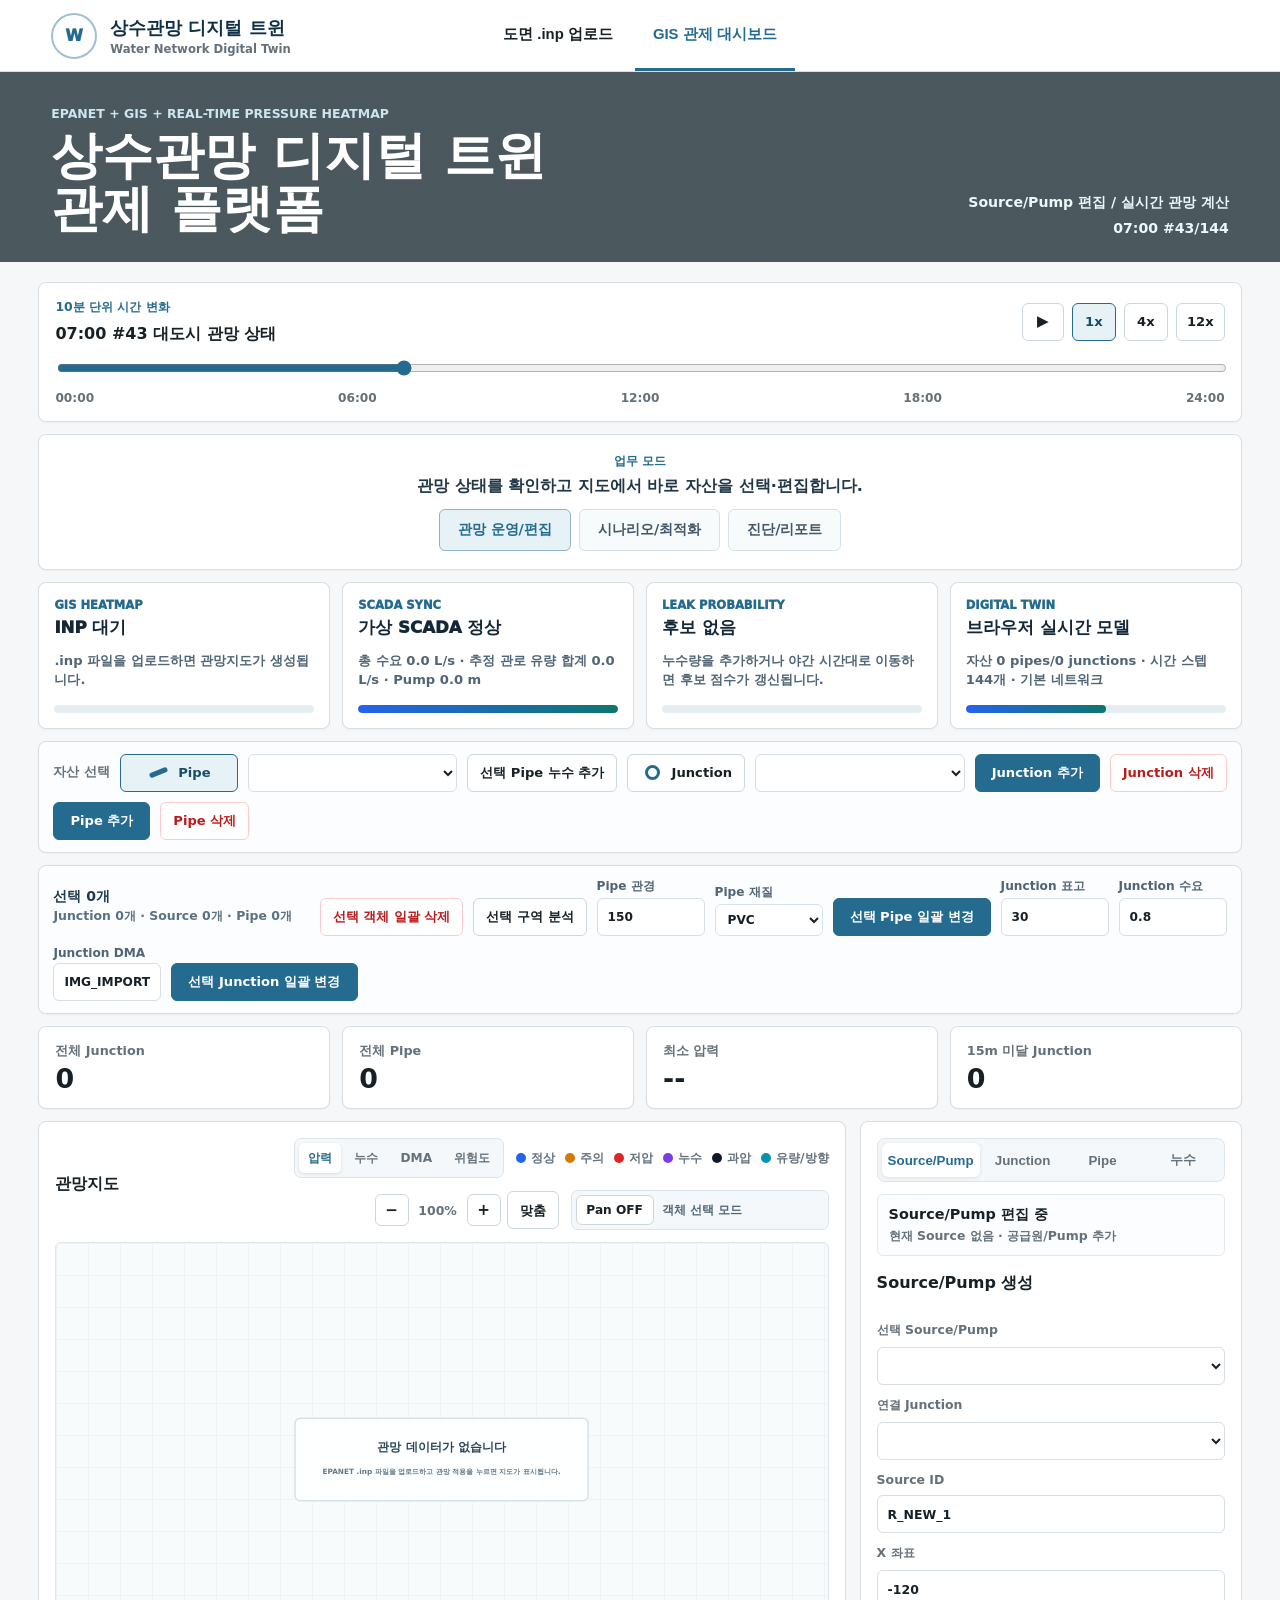
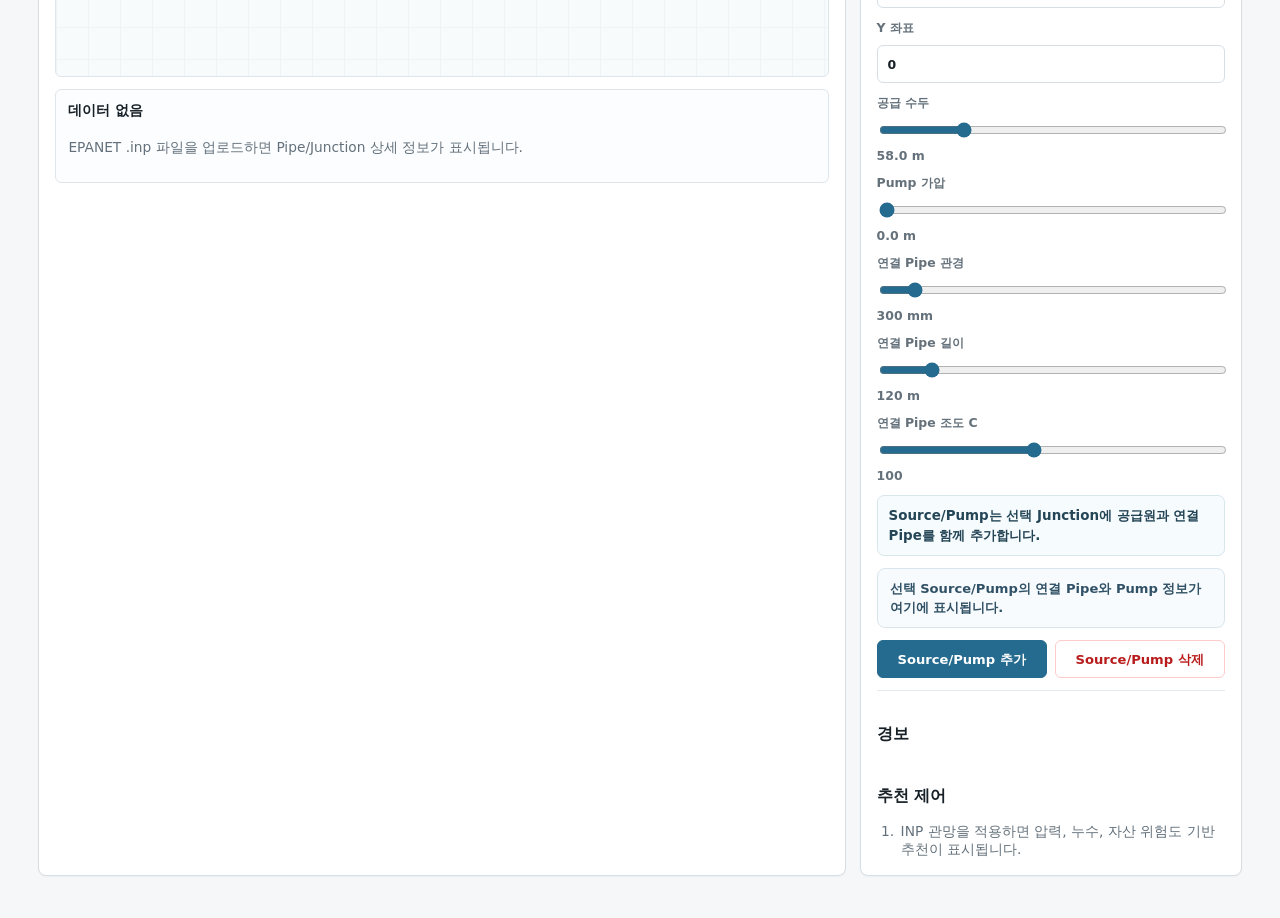
<file: frontend/index.html>
<!doctype html>
<html lang="ko">
  <head>
    <meta charset="utf-8" />
    <meta name="viewport" content="width=device-width, initial-scale=1" />
    <title>상수관망 디지털 트윈 대시보드</title>
    <link rel="stylesheet" href="./styles.css" />
  </head>
  <body>
    <header class="global-index" aria-label="main navigation">
      <div class="global-brand">
        <div class="brand-mark">W</div>
        <div>
          <strong>상수관망 디지털 트윈</strong>
          <span>Water Network Digital Twin</span>
        </div>
      </div>
      <nav class="global-nav" aria-label="workspace index">
        <button class="global-nav-link" data-view-target="recognition" type="button">도면 .inp 업로드</button>
        <button class="global-nav-link active" data-view-target="dashboard" type="button">GIS 관제 대시보드</button>
      </nav>
    </header>

    <section id="recognition-view" class="app-view" data-view="recognition" aria-label="water network inp drawing upload workspace">
      <header class="app-header recognition-header">
        <div>
          <p class="eyebrow">Water network drawing intake</p>
          <h1>상수도 관망 도면<br />.inp 파일 업로드</h1>
        </div>
        <div class="status-strip" aria-label="recognition status">
          <span id="recognition-status">inp waiting</span>
          <span id="recognition-count">0 pipes / 0 nodes</span>
        </div>
      </header>

      <main class="recognition-workspace">
        <section class="recognition-console" aria-label="epanet inp import controls">
          <div class="recognition-primary-controls">
            <label>
              EPANET INP 파일
              <input id="drawing-file" type="file" accept=".inp,application/octet-stream,text/plain" />
            </label>
            <label class="inp-hidden">
              최소 선분 길이
              <input id="drawing-min-line" type="range" min="20" max="180" step="5" value="45" />
              <span id="drawing-min-line-value">45 px</span>
            </label>
            <label class="inp-hidden">
              끝점 병합 허용치
              <input id="drawing-merge-tolerance" type="range" min="6" max="42" step="2" value="18" />
              <span id="drawing-merge-tolerance-value">18 px</span>
            </label>
            <label>
              좌표 스케일
              <input id="drawing-scale" type="number" min="0.01" max="20" step="0.05" value="1" />
            </label>
            <label>
              기본 관경 mm
              <input id="drawing-diameter" type="number" min="50" max="1200" step="10" value="150" />
            </label>
            <label>
              기본 재질
              <select id="drawing-material">
                <option value="PVC">PVC</option>
                <option value="HDPE">HDPE</option>
                <option value="ductile_iron">ductile iron</option>
                <option value="steel">steel</option>
                <option value="cast_iron">cast iron</option>
                <option value="concrete">concrete</option>
              </select>
            </label>
            <button id="analyze-drawing" class="primary-button" type="button">INP 파싱</button>
          </div>
        </section>
        <p class="recognition-format-guidance">[ EPANET .inp 파일의 JUNCTIONS / RESERVOIRS / PIPES / PUMPS / COORDINATES / VERTICES 섹션을 읽어 대시보드 자산으로 변환합니다. ]</p>

        <section class="recognition-grid">
          <article class="drawing-preview-panel">
            <div class="section-heading">
              <h2>INP 네트워크 프리뷰</h2>
              <div class="recognition-actions">
                <button id="download-assets-json" class="text-button" type="button" disabled>JSON</button>
                <button id="download-nodes-csv" class="text-button" type="button" disabled>nodes.csv</button>
                <button id="download-pipes-csv" class="text-button" type="button" disabled>pipes.csv</button>
                <button id="download-reservoirs-csv" class="text-button" type="button" disabled>reservoirs.csv</button>
                <button id="apply-recognition-assets" class="primary-button compact-action" type="button" disabled>관망 적용</button>
              </div>
            </div>
            <div class="drawing-canvas-frame">
              <canvas id="drawing-canvas" width="1120" height="620"></canvas>
              <div id="drawing-empty-state" class="drawing-format-guide">
                <strong>지원 파일 형식</strong>
                <span>.inp: EPANET 관망 모델을 직접 파싱합니다.</span>
                <span>좌표가 있으면 원래 배치를 유지하고, 없으면 topology 기반 자동 배치를 사용합니다.</span>
                <span>파싱 후 JSON/CSV로 내보내거나 GIS 관제 대시보드에 바로 적용할 수 있습니다.</span>
              </div>
            </div>
          </article>

          <aside class="recognition-side-panel">
            <div class="metric-grid recognition-metrics">
              <article>
                <span>Pipe</span>
                <strong id="recognized-pipe-count">0</strong>
              </article>
              <article>
                <span>Node</span>
                <strong id="recognized-node-count">0</strong>
              </article>
              <article>
                <span>파일</span>
                <strong id="recognized-image-size">--</strong>
              </article>
              <article>
                <span>Export 상태</span>
                <strong id="recognized-export-state">대기</strong>
              </article>
            </div>
            <div class="section-heading compact-heading">
              <h2>nodes.csv 변환 결과</h2>
            </div>
            <div id="recognized-nodes-table" class="recognition-table"></div>
            <div class="section-heading compact-heading">
              <h2>pipes.csv 변환 결과</h2>
              <div class="candidate-filter inp-hidden" aria-label="pipe candidate filter">
                <button class="text-button active" data-recognition-filter="all" type="button">전체</button>
                <button class="text-button" data-recognition-filter="low" type="button">낮은 신뢰도</button>
                <button class="text-button" data-recognition-filter="confirmed" type="button">확정</button>
              </div>
            </div>
            <p id="recognition-review-summary" class="review-summary">INP 파싱 후 변환된 Pipe/Junction을 확인하고 관망에 적용하세요.</p>
            <div id="recognized-pipes-table" class="recognition-table"></div>
          </aside>
        </section>
      </main>
    </section>

    <section id="dashboard-view" class="app-view active" data-view="dashboard" aria-label="network control dashboard">
      <header class="app-header">
        <div>
          <p class="eyebrow">EPANET + GIS + real-time pressure heatmap</p>
          <h1>상수관망 디지털 트윈<br />관제 플랫폼</h1>
        </div>
        <div class="status-strip" aria-label="simulation status">
          <span id="scenario-label">데이터 없음 / 도면 .inp 업로드 대기</span>
          <span id="time-label">ready</span>
        </div>
      </header>

      <main>
      <section class="timeline-console" aria-label="time playback controls">
        <div class="timeline-head">
          <div>
            <p class="panel-kicker">10분 단위 시간 변화</p>
            <h2 id="timeline-title">00:00 관망 상태</h2>
          </div>
          <div class="playback-buttons" aria-label="playback speed">
            <button id="play-toggle" class="icon-button" type="button" title="재생/정지">▶</button>
            <button class="speed-button active" data-speed="1" type="button">1x</button>
            <button class="speed-button" data-speed="4" type="button">4x</button>
            <button class="speed-button" data-speed="12" type="button">12x</button>
          </div>
        </div>
        <input id="time-slider" type="range" min="0" max="0" step="1" value="0" />
        <div class="timeline-scale" id="timeline-scale"></div>
      </section>

      <section class="dashboard-mode-tabs" aria-label="dashboard work modes">
        <div class="dashboard-mode-copy">
          <span>업무 모드</span>
          <strong id="dashboard-mode-summary">관망 상태를 확인하고 지도에서 바로 자산을 선택·편집합니다.</strong>
        </div>
        <div class="dashboard-mode-buttons" role="tablist" aria-label="dashboard mode tabs">
          <button class="dashboard-mode-tab active" data-dashboard-mode-target="ops" type="button" role="tab" aria-selected="true">관망 운영/편집</button>
          <button class="dashboard-mode-tab" data-dashboard-mode-target="scenario" type="button" role="tab" aria-selected="false">시나리오/최적화</button>
          <button class="dashboard-mode-tab" data-dashboard-mode-target="diagnostics" type="button" role="tab" aria-selected="false">진단/리포트</button>
        </div>
      </section>

      <section class="control-band" aria-label="hydraulic scenario controls" data-dashboard-mode="scenario">
        <label>
          시간대별 수요
          <select id="demand-profile">
            <option value="metro">대도시</option>
            <option value="midsize">중소도시</option>
            <option value="rural">농촌</option>
          </select>
        </label>
        <label>
          수요 배율
          <input id="demand-scale" type="range" min="0.1" max="5" step="0.05" value="1" />
          <span id="demand-scale-value">1.00x</span>
        </label>
        <label>
          공급 수두
          <input id="source-head" type="range" min="0" max="250" step="0.5" value="58" />
          <span id="source-head-value">58.0 m</span>
        </label>
        <label>
          Pump 가압
          <input id="pump-head" type="range" min="0" max="150" step="0.5" value="3" />
          <span id="pump-head-value">3.0 m</span>
        </label>
        <label>
          누수 추가 Pipe
          <select id="leak-pipe"></select>
        </label>
        <label>
          추가 누수량
          <input id="leak-demand" type="range" min="0" max="100" step="0.5" value="2" />
          <span id="leak-demand-value">2.00 L/s</span>
        </label>
        <button id="add-leak-pipe" class="primary-button" type="button">누수 추가</button>
        <button id="reset-scenario" class="primary-button" type="button">기본값</button>
        <button id="run-backend-simulation" class="text-button" type="button">현재 조건 정밀 계산</button>
        <button id="optimize-source-pump" class="primary-button optimize-button" type="button">Source/Pump 최적화</button>
        <div id="backend-simulation-status" class="simulation-status">실시간 관망 계산값</div>
        <div id="source-pump-prediction" class="source-pump-prediction">
          Source/Pump 최적화를 실행하면 저압 해소를 위한 권장 가압, 공급 유량, 펌프 유량이 표시됩니다.
        </div>
      </section>

      <section class="operations-console" aria-label="digital twin operating console" data-dashboard-mode="ops">
        <article class="operations-card">
          <div>
            <span class="ops-label">GIS Heatmap</span>
            <strong id="ops-gis-status">압력 지도 준비</strong>
          </div>
          <p id="ops-gis-detail">시간 슬라이더와 수요 배율에 따라 압력 컬러맵을 갱신합니다.</p>
          <div class="ops-meter"><span id="ops-gis-meter"></span></div>
        </article>
        <article class="operations-card">
          <div>
            <span class="ops-label">SCADA Sync</span>
            <strong id="ops-scada-status">가상 센서 대기</strong>
          </div>
          <p id="ops-scada-detail">유량, 압력, 펌프 상태를 운영 지표로 요약합니다.</p>
          <div class="ops-meter"><span id="ops-scada-meter"></span></div>
        </article>
        <article class="operations-card">
          <div>
            <span class="ops-label">Leak Probability</span>
            <strong id="ops-leak-status">누수 확률 산정</strong>
          </div>
          <p id="ops-leak-detail">야간 최소유량, 압력 잔차, 노후도를 누수 후보 점수로 결합합니다.</p>
          <div class="ops-meter"><span id="ops-leak-meter"></span></div>
        </article>
        <article class="operations-card">
          <div>
            <span class="ops-label">Digital Twin</span>
            <strong id="ops-twin-status">MVP 동기화</strong>
          </div>
          <p id="ops-twin-detail">도면/INP 변환, 시나리오, 경보, 추천 제어의 연결 상태를 표시합니다.</p>
          <div class="ops-meter"><span id="ops-twin-meter"></span></div>
        </article>
      </section>

      <section class="mvp-roadmap" aria-label="product roadmap" data-dashboard-mode="diagnostics">
        <article class="roadmap-step active">
          <span>1단계 MVP</span>
          <strong>INP/도면 업로드 · GIS 시각화 · 압력/유량 컬러맵 · 시간 슬라이더</strong>
        </article>
        <article class="roadmap-step">
          <span>2단계 운영</span>
          <strong>SCADA 연동 · 누수 탐지 · 실시간 경보</strong>
        </article>
        <article class="roadmap-step">
          <span>3단계 고도화</span>
          <strong>Digital Twin · AI 관 파손 예측 · 운영 최적화</strong>
        </article>
      </section>

      <section class="expert-diagnostics" aria-label="hydraulic expert diagnostics" data-dashboard-mode="diagnostics">
        <div class="section-heading compact-heading">
          <h2>진단/리포트</h2>
          <button id="download-professional-report" class="text-button" type="button">진단 리포트 JSON</button>
        </div>
        <div id="expert-diagnostics-grid" class="expert-diagnostics-grid"></div>
      </section>

      <section class="asset-toolbar" aria-label="network editing tools" data-dashboard-mode="ops">
        <div class="tool-title">자산 선택</div>
        <button id="pipe-tool" class="asset-button active" type="button" aria-label="Pipe 선택">
          <span class="tool-icon pipe-mark"></span>
          Pipe
        </button>
        <select id="selected-pipe" aria-label="선택 Pipe"></select>
        <button id="set-leak-pipe" class="text-button" type="button">선택 Pipe 누수 추가</button>
        <button id="junction-tool" class="asset-button" type="button" aria-label="Junction 선택">
          <span class="tool-icon junction-mark"></span>
          Junction
        </button>
        <select id="selected-junction" aria-label="선택 Junction"></select>
        <button id="add-junction-mode" class="primary-button" type="button">Junction 추가</button>
        <button id="delete-junction" class="text-button danger-button" type="button">Junction 삭제</button>
        <button id="draw-pipe-mode" class="primary-button" type="button">Pipe 추가</button>
        <button id="delete-pipe" class="text-button danger-button" type="button">Pipe 삭제</button>
      </section>

      <section class="batch-toolbar" aria-label="cad style multi selection tools" data-dashboard-mode="ops">
        <div>
          <strong id="bulk-selection-count">선택 0개</strong>
          <span id="bulk-selection-mode">왼쪽→오른쪽: 포함 선택 · 오른쪽→왼쪽: 교차 선택</span>
        </div>
        <button id="bulk-delete" class="text-button danger-button" type="button">선택 객체 일괄 삭제</button>
        <button id="bulk-analyze" class="text-button" type="button">선택 구역 분석</button>
        <label>
          Pipe 관경
          <input id="bulk-pipe-diameter" type="number" min="50" max="3000" step="10" value="150" />
        </label>
        <label>
          Pipe 재질
          <select id="bulk-pipe-material">
            <option value="PVC">PVC</option>
            <option value="HDPE">HDPE</option>
            <option value="ductile_iron">ductile iron</option>
            <option value="steel">steel</option>
            <option value="cast_iron">cast iron</option>
            <option value="concrete">concrete</option>
          </select>
        </label>
        <button id="bulk-apply-pipes" class="primary-button" type="button">선택 Pipe 일괄 변경</button>
        <label>
          Junction 표고
          <input id="bulk-junction-elevation" type="number" min="0" max="120" step="0.5" value="30" />
        </label>
        <label>
          Junction 수요
          <input id="bulk-junction-demand" type="number" min="0" max="100" step="0.05" value="0.8" />
        </label>
        <label>
          Junction DMA
          <input id="bulk-junction-dma" type="text" value="IMG_IMPORT" />
        </label>
        <button id="bulk-apply-junctions" class="primary-button" type="button">선택 Junction 일괄 변경</button>
      </section>

      <section class="metric-grid" aria-label="overview metrics">
        <article>
          <span>전체 Junction</span>
          <strong id="node-count">--</strong>
        </article>
        <article>
          <span>전체 Pipe</span>
          <strong id="pipe-count">--</strong>
        </article>
        <article>
          <span>최소 압력</span>
          <strong id="min-pressure">--</strong>
        </article>
        <article>
          <span>15m 미달 Junction</span>
          <strong id="low-node-count">--</strong>
        </article>
      </section>

      <section class="workspace">
        <div class="map-panel">
          <div class="section-heading">
            <h2 class="map-title">관망지도</h2>
            <div class="map-heading-tools">
              <div class="layer-tabs" aria-label="map layer controls">
                <button class="layer-tab active" data-map-layer="pressure" type="button">압력</button>
                <button class="layer-tab" data-map-layer="leak" type="button">누수</button>
                <button class="layer-tab" data-map-layer="dma" type="button">DMA</button>
                <button class="layer-tab" data-map-layer="risk" type="button">위험도</button>
              </div>
              <div class="legend">
                <span><i class="normal"></i>정상</span>
                <span><i class="warn"></i>주의</span>
                <span><i class="bad"></i>저압</span>
                <span><i class="leak"></i>누수</span>
                <span><i class="overpressure"></i>과압</span>
                <span><i class="flow"></i>유량/방향</span>
              </div>
              <div class="map-zoom-controls" aria-label="map zoom controls">
                <button id="map-zoom-out" class="icon-button" type="button" title="축소">−</button>
                <span id="map-zoom-label">100%</span>
                <button id="map-zoom-in" class="icon-button" type="button" title="확대">+</button>
                <button id="map-zoom-reset" class="text-button" type="button">맞춤</button>
              </div>
              <div class="map-interaction-controls" aria-label="map interaction controls">
                <button id="map-pan-toggle" class="text-button map-pan-toggle" type="button" aria-pressed="false">Pan OFF</button>
                <span id="map-interaction-status">객체 선택 모드</span>
              </div>
            </div>
          </div>
          <svg id="network-map" role="img" aria-label="water network map"></svg>
          <div id="selection-detail" class="detail-panel"></div>
        </div>

        <aside class="side-panel">
            <div class="editor-shell">
              <div class="editor-tabs" aria-label="asset editor tabs">
              <button class="editor-tab active" data-editor-tab="source" type="button">Source/Pump</button>
              <button class="editor-tab" data-editor-tab="junction" type="button">Junction</button>
              <button class="editor-tab" data-editor-tab="pipe" type="button">Pipe</button>
              <button class="editor-tab" data-editor-tab="leak" type="button">누수</button>
            </div>

            <div class="editor-context">
              <strong id="editor-context-title">편집 콘솔</strong>
              <span id="editor-context-subtitle">지도에서 자산을 선택하거나 작업 모드를 실행하세요.</span>
            </div>

            <section class="editor-panel active" data-editor-panel="source" aria-label="source and pump editor">
              <div class="section-heading">
                <h2>Source/Pump 생성</h2>
              </div>
              <div class="source-editor">
                <label>
                  선택 Source/Pump
                  <select id="selected-source"></select>
                </label>
                <label>
                  연결 Junction
                  <select id="source-connect-junction"></select>
                </label>
                <label>
                  Source ID
                  <input id="new-source-id" type="text" value="R_NEW_1" />
                </label>
                <label>
                  X 좌표
                  <input id="source-x" type="number" step="5" value="-120" />
                </label>
                <label>
                  Y 좌표
                  <input id="source-y" type="number" step="5" value="0" />
                </label>
                <label>
                  공급 수두
                  <input id="source-design-head" type="range" min="0" max="250" step="0.5" value="58" />
                  <span id="source-design-head-value">58.0 m</span>
                </label>
                <label>
                  Pump 가압
                  <input id="source-pump-gain" type="range" min="0" max="150" step="0.5" value="3" />
                  <span id="source-pump-gain-value">3.0 m</span>
                </label>
                <label>
                  연결 Pipe 관경
                  <input id="source-pipe-diameter" type="range" min="50" max="3000" step="10" value="300" />
                  <span id="source-pipe-diameter-value">300 mm</span>
                </label>
                <label>
                  연결 Pipe 길이
                  <input id="source-pipe-length" type="range" min="40" max="620" step="5" value="120" />
                  <span id="source-pipe-length-value">120 m</span>
                </label>
                <label>
                  연결 Pipe 조도 C
                  <input id="source-pipe-roughness" type="range" min="60" max="150" step="1" value="100" />
                  <span id="source-pipe-roughness-value">100</span>
                </label>
                <div class="draw-readout" id="source-readout">Source/Pump는 선택 Junction에 공급원과 연결 Pipe를 함께 추가합니다.</div>
                <div class="source-link-summary" id="source-link-summary">선택 Source/Pump의 연결 Pipe와 Pump 정보가 여기에 표시됩니다.</div>
                <div class="source-actions">
                  <button id="add-source-pump" class="primary-button" type="button">Source/Pump 추가</button>
                  <button id="delete-source-pump" class="text-button danger-button" type="button">Source/Pump 삭제</button>
                </div>
              </div>
            </section>

            <section class="editor-panel" data-editor-panel="junction" aria-label="junction editor">
              <div class="section-heading">
                <h2>Junction 생성</h2>
              </div>
              <div class="junction-workflow">
                <label>
                  연결 시작 Junction
                  <select id="source-junction"></select>
                </label>
                <label>
                  새 Junction ID
                  <input id="new-junction-id" type="text" value="J_NEW_1" />
                </label>
                <div id="draw-readout" class="draw-readout">Junction 추가 또는 Pipe 그리기를 누른 뒤 지도 위에서 작업하세요.</div>
                <div class="draw-actions">
                  <button id="confirm-junction" class="primary-button" type="button" disabled>Pipe와 함께 추가</button>
                  <button id="confirm-pipe" class="primary-button" type="button" disabled>Pipe 추가</button>
                  <button id="cancel-junction" class="text-button" type="button">취소</button>
                </div>
              </div>

              <div class="section-heading">
                <h2>Junction 편집</h2>
              </div>
              <div class="junction-editor">
                <label>
                  X 좌표
                  <input id="junction-x" type="range" min="-200" max="900" step="5" value="0" />
                  <span id="junction-x-value">0</span>
                </label>
                <label>
                  Y 좌표
                  <input id="junction-y" type="range" min="-200" max="700" step="5" value="0" />
                  <span id="junction-y-value">0</span>
                </label>
                <label>
                  표고
                  <input id="junction-elevation" type="range" min="0" max="90" step="0.5" value="30" />
                  <span id="junction-elevation-value">30.0 m</span>
                </label>
                <label>
                  기본 수요
                  <input id="junction-demand" type="range" min="0" max="100" step="0.05" value="1" />
                  <span id="junction-demand-value">1.00 L/s</span>
                </label>
                <label>
                  DMA
                  <input id="junction-dma" type="text" value="DMA_A" />
                </label>
                <div class="draw-actions single-action">
                  <button id="reset-junction-edit" class="text-button" type="button">Junction 복원</button>
                </div>
              </div>
            </section>

            <section class="editor-panel" data-editor-panel="pipe" aria-label="epanet pipe editor">
              <div class="section-heading">
                <h2>EPANET Pipe 설계</h2>
              </div>
              <div class="epanet-editor">
                <label>
                  구현 각도
                  <input id="pipe-angle" type="range" min="0" max="355" step="5" value="0" />
                  <span id="pipe-angle-value">0°</span>
                </label>
                <label>
                  길이
                  <input id="pipe-length" type="range" min="40" max="620" step="5" value="100" />
                  <span id="pipe-length-value">100 m</span>
                </label>
                <label>
                  관경
                  <input id="pipe-diameter" type="range" min="50" max="3000" step="10" value="150" />
                  <span id="pipe-diameter-value">150 mm</span>
                </label>
                <label>
                  조도 계수 C
                  <input id="pipe-roughness" type="range" min="60" max="150" step="1" value="100" />
                  <span id="pipe-roughness-value">100</span>
                </label>
                <label>
                  국부 손실 K
                  <input id="pipe-minor-loss" type="range" min="0" max="5" step="0.1" value="0" />
                  <span id="pipe-minor-loss-value">0.0</span>
                </label>
                <label>
                  Bend/Elbow 각도
                  <input id="pipe-bend-angle" type="range" min="0" max="180" step="5" value="0" />
                  <span id="pipe-bend-angle-value">0°</span>
                </label>
                <label>
                  Bend/Elbow 개수
                  <input id="pipe-bend-count" type="range" min="0" max="8" step="1" value="0" />
                  <span id="pipe-bend-count-value">0</span>
                </label>
                <label>
                  밸브 개수
                  <input id="pipe-valve-count" type="range" min="0" max="6" step="1" value="0" />
                  <span id="pipe-valve-count-value">0</span>
                </label>
                <label>
                  Pipe 재질
                  <select id="pipe-material">
                    <option value="PVC">PVC</option>
                    <option value="HDPE">HDPE</option>
                    <option value="ductile_iron">ductile iron</option>
                    <option value="steel">steel</option>
                    <option value="cast_iron">cast iron</option>
                    <option value="concrete">concrete</option>
                  </select>
                </label>
                <label>
                  설비 종류
                  <select id="pipe-service-type">
                    <option value="distribution">배수관</option>
                    <option value="transmission">송수관</option>
                    <option value="service">급수관</option>
                    <option value="bypass">우회관</option>
                  </select>
                </label>
                <div class="snap-row">
                  <button class="text-button" data-angle="0" type="button">0°</button>
                  <button class="text-button" data-angle="45" type="button">45°</button>
                  <button class="text-button" data-angle="90" type="button">90°</button>
                  <button class="text-button" data-angle="135" type="button">135°</button>
                  <button id="reset-pipe-edit" class="text-button" type="button">Pipe 복원</button>
                </div>
              </div>
            </section>

            <section class="editor-panel" data-editor-panel="leak" aria-label="multi leak scenario">
              <div class="section-heading">
                <h2>다중 누수 시나리오</h2>
              </div>
              <div id="leak-list" class="leak-list"></div>
            </section>
          </div>

          <div class="section-heading compact-heading">
            <h2>경보</h2>
          </div>
          <div id="alerts" class="alert-stack"></div>

          <div class="section-heading compact-heading">
            <h2>추천 제어</h2>
          </div>
          <ol id="recommendations" class="recommendations"></ol>
        </aside>
      </section>

      <section class="analysis-grid" data-dashboard-mode="diagnostics">
        <article>
          <div class="section-heading">
            <h2>교체·점검 우선 Pipe</h2>
          </div>
          <div id="replacement-ranking" class="ranking-table"></div>
        </article>
        <article>
          <div class="section-heading">
            <h2>Junction 압력 상태</h2>
          </div>
          <div id="pressure-bars" class="bar-stack"></div>
        </article>
        <article>
          <div class="section-heading">
            <h2>시간대별 수요</h2>
          </div>
          <svg id="demand-chart" role="img" aria-label="demand chart"></svg>
        </article>
      </section>
      </main>
    </section>

    <script src="./app.js"></script>
  </body>
</html>
</file>
<file: frontend/styles.css>
:root {
  color-scheme: light;
  --ink: #172026;
  --muted: #64717b;
  --line: #d7dee4;
  --surface: #ffffff;
  --page: #f5f7f8;
  --soft-surface: #fbfdff;
  --ok: #247a5a;
  --warn: #d97706;
  --bad: #dc2626;
  --leak: #7c3aed;
  --overpressure: #111827;
  --accent: #246b8f;
  --accent-soft: #e7f2f6;
  --radius: 8px;
  --control-height: 38px;
  --panel-shadow: 0 1px 2px rgba(21, 38, 50, 0.04);
}

* {
  box-sizing: border-box;
}

body {
  margin: 0;
  min-width: 320px;
  background: var(--page);
  color: var(--ink);
  font-family:
    Inter, ui-sans-serif, system-ui, -apple-system, BlinkMacSystemFont, "Segoe UI",
    sans-serif;
  font-size: 14px;
}

.global-index {
  position: sticky;
  top: 0;
  z-index: 20;
  display: grid;
  grid-template-columns: minmax(250px, 1fr) auto minmax(250px, 1fr);
  min-height: 72px;
  align-items: center;
  gap: 28px;
  border-bottom: 1px solid var(--line);
  background: rgba(255, 255, 255, 0.96);
  padding: 0 clamp(18px, 4vw, 56px);
  backdrop-filter: blur(10px);
}

.global-index::after {
  content: "";
}

.global-brand {
  display: flex;
  align-items: center;
  gap: 13px;
  min-width: 250px;
}

.brand-mark {
  display: grid;
  width: 46px;
  height: 46px;
  place-items: center;
  border: 2px solid #9fc0d2;
  border-radius: 50%;
  color: var(--accent);
  font-size: 1rem;
  font-weight: 950;
}

.global-brand strong,
.global-brand span {
  display: block;
}

.global-brand strong {
  color: #0f2f46;
  font-size: 1.12rem;
  font-weight: 950;
}

.global-brand span {
  margin-top: 2px;
  color: var(--muted);
  font-size: 0.73rem;
  font-weight: 800;
}

.global-nav {
  display: flex;
  align-items: stretch;
  justify-content: center;
  gap: 4px;
  align-self: stretch;
}

.global-nav-link {
  border: 0;
  border-bottom: 3px solid transparent;
  background: transparent;
  color: var(--ink);
  padding: 0 18px;
  font-size: 0.93rem;
  font-weight: 850;
  cursor: pointer;
}

.global-nav-link.active,
.global-nav-link:hover {
  border-bottom-color: var(--accent);
  color: var(--accent);
}

.app-view {
  display: none;
}

.app-view.active {
  display: block;
}

.app-header {
  display: flex;
  min-height: 170px;
  align-items: flex-end;
  justify-content: space-between;
  gap: 24px;
  padding: 34px clamp(18px, 4vw, 56px) 26px;
  background:
    linear-gradient(rgba(15, 32, 40, 0.74), rgba(15, 32, 40, 0.74)),
    url("https://images.unsplash.com/photo-1581092160607-ee22621dd758?auto=format&fit=crop&w=1800&q=80")
      center / cover;
  color: white;
}

.recognition-header {
  background:
    linear-gradient(rgba(15, 32, 40, 0.72), rgba(15, 32, 40, 0.72)),
    url("https://images.unsplash.com/photo-1497366754035-f200968a6e72?auto=format&fit=crop&w=1800&q=80")
      center / cover;
}

.eyebrow,
.panel-kicker {
  margin: 0 0 8px;
  color: #cce6ee;
  font-size: 0.78rem;
  font-weight: 800;
  letter-spacing: 0;
  text-transform: uppercase;
}

.panel-kicker {
  color: var(--accent);
}

h1,
h2 {
  margin: 0;
  letter-spacing: 0;
}

h1 {
  max-width: 860px;
  font-size: clamp(2rem, 4vw, 4.1rem);
  line-height: 1.04;
}

h2 {
  font-size: 1rem;
}

.status-strip {
  display: grid;
  gap: 8px;
  min-width: 210px;
  color: #edf8fb;
  font-size: 0.88rem;
  font-weight: 800;
  text-align: right;
}

main {
  padding: 20px clamp(14px, 3vw, 44px) 42px;
}

.timeline-console,
.dashboard-mode-tabs,
.control-band,
.operations-console,
.mvp-roadmap,
.expert-diagnostics,
.asset-toolbar,
.batch-toolbar,
.metric-grid,
.workspace,
.analysis-grid,
.recognition-console,
.recognition-grid {
  width: min(1480px, 100%);
  margin-inline: auto;
}

.timeline-console,
.dashboard-mode-tabs,
.control-band,
.asset-toolbar,
.batch-toolbar,
.expert-diagnostics,
.metric-grid article,
.analysis-grid article,
.side-panel,
.map-panel,
.recognition-console,
.drawing-preview-panel,
.recognition-side-panel {
  border: 1px solid var(--line);
  border-radius: var(--radius);
  background: var(--surface);
  box-shadow: var(--panel-shadow);
}

.timeline-console {
  display: grid;
  gap: 13px;
  padding: 16px;
}

.dashboard-mode-tabs {
  display: grid;
  grid-template-columns: 1fr;
  align-items: center;
  justify-items: center;
  gap: 12px;
  min-height: 96px;
  margin-top: 12px;
  padding: 18px 20px;
  text-align: center;
}

.dashboard-mode-copy {
  display: grid;
  gap: 6px;
  min-width: 0;
  padding-inline: 4px;
}

.dashboard-mode-copy span {
  color: var(--accent);
  font-size: 0.78rem;
  font-weight: 950;
  text-transform: uppercase;
}

.dashboard-mode-copy strong {
  overflow: hidden;
  color: #213746;
  font-size: 1rem;
  font-weight: 900;
  text-overflow: ellipsis;
  white-space: nowrap;
}

.dashboard-mode-buttons {
  display: flex;
  flex-wrap: wrap;
  justify-content: center;
  gap: 8px;
}

.dashboard-mode-tab {
  min-height: 42px;
  border: 1px solid #d6e0e7;
  border-radius: 6px;
  background: #f8fbfc;
  color: #425767;
  padding: 0 18px;
  font: inherit;
  font-size: 0.9rem;
  font-weight: 900;
  cursor: pointer;
}

.dashboard-mode-tab.active,
.dashboard-mode-tab:hover {
  border-color: #8fb2c5;
  background: var(--accent-soft);
  color: var(--accent);
}

.recognition-workspace {
  padding-top: 18px;
}

.recognition-console {
  display: flex;
  flex-direction: column;
  align-items: center;
  gap: 12px;
  padding: 14px 16px 12px;
}

.recognition-primary-controls {
  display: grid;
  width: 100%;
  grid-template-columns: minmax(200px, 1.2fr) repeat(2, minmax(170px, 1fr)) repeat(3, minmax(150px, 0.9fr)) minmax(82px, max-content);
  align-items: end;
  gap: 12px;
}

.recognition-candidate-actions {
  display: flex;
  width: min(980px, 100%);
  align-items: center;
  justify-content: center;
  flex-wrap: wrap;
  gap: 10px;
  padding-top: 2px;
}

.recognition-candidate-actions .text-button {
  min-width: 150px;
}

.recognition-grid {
  display: grid;
  grid-template-columns: minmax(620px, 1fr) 430px;
  gap: 14px;
  margin-top: 14px;
  align-items: start;
}

.drawing-preview-panel,
.recognition-side-panel {
  padding: 16px;
}

.recognition-actions {
  display: flex;
  flex-wrap: wrap;
  justify-content: flex-end;
  gap: 8px;
}

.compact-action {
  min-height: 36px;
  padding: 0 14px;
}

.drawing-canvas-frame {
  position: relative;
  margin-top: 16px;
  min-height: 560px;
  overflow: hidden;
  border: 1px solid #e1e8ee;
  background:
    linear-gradient(#eef4f8 1px, transparent 1px),
    linear-gradient(90deg, #eef4f8 1px, transparent 1px),
    #fbfdff;
  background-size: 32px 32px;
}

#drawing-canvas {
  display: block;
  width: 100%;
  min-height: 560px;
}

#drawing-empty-state {
  position: absolute;
  inset: 0;
  display: grid;
  place-items: center;
  color: var(--muted);
  font-weight: 850;
}

.drawing-format-guide {
  align-content: center;
  gap: 10px;
  padding: 28px;
  text-align: center;
  line-height: 1.45;
}

.drawing-format-guide strong {
  color: var(--ink);
  font-size: 1.05rem;
}

.drawing-format-guide span {
  display: block;
  max-width: 760px;
}

.recognition-metrics {
  width: 100%;
  grid-template-columns: 1fr 1fr;
  margin: 0;
}

.recognition-table {
  max-height: 270px;
  overflow: auto;
  border: 1px solid #e1e8ee;
  border-radius: 8px;
  background: #fbfdff;
}

.recognition-table table {
  width: 100%;
  border-collapse: collapse;
  font-size: 0.78rem;
}

.recognition-table th,
.recognition-table td {
  border-bottom: 1px solid #e5edf2;
  padding: 8px 9px;
  text-align: left;
  white-space: nowrap;
}

.recognition-table th {
  position: sticky;
  top: 0;
  background: #eff5f8;
  color: #385263;
  font-weight: 900;
}

.recognition-table tr[data-recognition-candidate] {
  cursor: pointer;
}

.recognition-table tr[data-recognition-candidate]:hover {
  background: #fff7ed;
}

.candidate-filter {
  display: flex;
  flex-wrap: wrap;
  gap: 6px;
  justify-content: flex-end;
}

.candidate-filter .text-button,
.candidate-state-button {
  min-height: 30px;
  padding: 0 9px;
  font-size: 0.74rem;
}

.candidate-filter .text-button.active,
.candidate-state-button.active {
  border-color: var(--accent);
  background: var(--accent-soft);
  color: #174d67;
}

.candidate-state {
  display: inline-flex;
  min-width: 44px;
  justify-content: center;
  border-radius: 999px;
  padding: 4px 8px;
  background: #edf2f6;
  color: #425564;
  font-weight: 900;
}

.candidate-state.confirmed {
  background: #dcfce7;
  color: #166534;
}

.candidate-state.hold {
  background: #fef3c7;
  color: #92400e;
}

.candidate-state.deleted {
  background: #fee2e2;
  color: #991b1b;
}

.review-summary {
  margin: 8px 0 10px;
  color: #3e5666;
  font-size: 0.82rem;
  font-weight: 750;
  line-height: 1.45;
}

.sample-count {
  display: inline-flex;
  min-width: 58px;
  align-items: center;
  justify-content: flex-start;
  color: #516475;
  font-size: 0.82rem;
  font-weight: 700;
}

.recognition-format-guidance {
  width: min(1480px, 100%);
  margin: 8px auto 0;
  color: #315166;
  font-size: 0.88rem;
  font-weight: 800;
  text-align: center;
}

.inp-hidden {
  display: none !important;
}

#pipe-sample-mode.active {
  border-color: #f59e0b;
  color: #92400e;
  background: #fff7ed;
}

#junction-sample-mode.active {
  border-color: #0f766e;
  color: #0f766e;
  background: #ecfdf5;
}

#source-sample-mode.active {
  border-color: #7c3aed;
  color: #6d28d9;
  background: #ede9fe;
}

.timeline-head {
  display: flex;
  align-items: center;
  justify-content: space-between;
  gap: 18px;
}

.playback-buttons {
  display: flex;
  align-items: center;
  gap: 8px;
}

.icon-button,
.speed-button,
.asset-button,
.text-button,
.primary-button {
  display: inline-flex;
  min-height: var(--control-height);
  align-items: center;
  justify-content: center;
  border: 1px solid #cbd6dd;
  border-radius: 6px;
  background: white;
  color: var(--ink);
  font: inherit;
  font-size: 0.82rem;
  font-weight: 850;
  line-height: 1;
  cursor: pointer;
}

.icon-button {
  width: 42px;
  font-size: 0.95rem;
}

.speed-button {
  min-width: 44px;
  padding: 0 10px;
}

.speed-button.active,
.asset-button.active,
.primary-button.active {
  border-color: var(--accent);
  background: var(--accent-soft);
  color: #174d67;
}

.icon-button:hover,
.speed-button:hover,
.asset-button:hover,
.text-button:hover {
  border-color: #9fb8c7;
  background: #f4f8fa;
}

.timeline-scale {
  display: flex;
  justify-content: space-between;
  color: var(--muted);
  font-size: 0.76rem;
  font-weight: 800;
}

.control-band {
  position: relative;
  display: grid;
  grid-template-columns: repeat(auto-fit, minmax(122px, 1fr));
  gap: 12px;
  margin-top: 12px;
  padding: 14px;
}

.control-band.is-hydraulic-busy {
  overflow: hidden;
  pointer-events: none;
}

.control-band.is-hydraulic-busy > * {
  opacity: 0.36;
  filter: grayscale(0.25) saturate(0.65);
}

.control-band.is-hydraulic-busy::after {
  content: attr(data-busy-label);
  position: absolute;
  inset: 10px;
  z-index: 5;
  display: grid;
  place-items: center;
  border: 1px solid #b9d4df;
  border-radius: var(--radius);
  background: rgba(248, 252, 254, 0.88);
  color: #174d67;
  font-size: 0.95rem;
  font-weight: 950;
  text-align: center;
  backdrop-filter: blur(2px);
}

.operations-console {
  display: grid;
  grid-template-columns: repeat(4, minmax(0, 1fr));
  gap: 12px;
  margin-top: 12px;
}

.operations-card {
  display: grid;
  gap: 12px;
  min-width: 0;
  border: 1px solid var(--line);
  border-radius: var(--radius);
  background: var(--surface);
  padding: 15px;
  box-shadow: var(--panel-shadow);
}

.operations-card > div:first-child {
  display: grid;
  gap: 5px;
}

.ops-label {
  color: var(--accent);
  font-size: 0.72rem;
  font-weight: 950;
  letter-spacing: 0;
  text-transform: uppercase;
}

.operations-card strong {
  overflow: hidden;
  color: #142736;
  font-size: 1.04rem;
  font-weight: 950;
  text-overflow: ellipsis;
  white-space: nowrap;
}

.operations-card p {
  min-height: 42px;
  margin: 0;
  color: #506676;
  font-size: 0.82rem;
  font-weight: 750;
  line-height: 1.45;
}

.ops-meter {
  height: 8px;
  overflow: hidden;
  border-radius: 99px;
  background: #e5edf2;
}

.ops-meter span {
  display: block;
  width: 0;
  height: 100%;
  border-radius: inherit;
  background: linear-gradient(90deg, #2563eb, #0f766e);
  transition: width 180ms ease;
}

.mvp-roadmap {
  display: grid;
  grid-template-columns: repeat(3, minmax(0, 1fr));
  gap: 12px;
  margin-top: 12px;
}

.expert-diagnostics {
  display: grid;
  gap: 10px;
  margin-top: 12px;
  padding: 14px;
  background: var(--soft-surface);
}

.expert-diagnostics .section-heading {
  margin-bottom: 0;
}

.expert-diagnostics-grid {
  display: grid;
  grid-template-columns: repeat(auto-fit, minmax(210px, 1fr));
  gap: 8px;
}

.expert-card {
  display: grid;
  gap: 7px;
  min-width: 0;
  border: 1px solid #dce5eb;
  border-top: 3px solid #64748b;
  border-radius: 6px;
  background: var(--surface);
  padding: 10px 11px;
  box-shadow: none;
}

.expert-card.ok {
  border-left-color: #15803d;
}

.expert-card.info {
  border-left-color: #2563eb;
}

.expert-card.warning {
  border-left-color: #d97706;
}

.expert-card.risk {
  border-left-color: #dc2626;
}

.expert-card div {
  display: grid;
  gap: 4px;
}

.expert-card span {
  color: var(--muted);
  font-size: 0.68rem;
  font-weight: 950;
  text-transform: uppercase;
}

.expert-card strong {
  color: #1f3545;
  font-size: 0.84rem;
  line-height: 1.3;
}

.expert-card p {
  margin: 0;
  color: #526978;
  font-size: 0.76rem;
  font-weight: 740;
  line-height: 1.45;
}

.expert-card small {
  color: #273f50;
  font-size: 0.71rem;
  font-weight: 900;
  line-height: 1.35;
}

[data-dashboard-mode] {
  display: none !important;
}

[data-dashboard-mode].active {
  display: grid !important;
}

.asset-toolbar[data-dashboard-mode].active,
.batch-toolbar[data-dashboard-mode].active {
  display: flex !important;
}

.roadmap-step {
  display: grid;
  gap: 6px;
  min-width: 0;
  border: 1px solid #dce5eb;
  border-radius: var(--radius);
  background: #fbfdff;
  padding: 13px 14px;
}

.roadmap-step.active {
  border-color: #9fc0d2;
  background: #eef7fa;
}

.roadmap-step span {
  color: var(--muted);
  font-size: 0.74rem;
  font-weight: 900;
}

.roadmap-step strong {
  color: #1f3a4a;
  font-size: 0.86rem;
  line-height: 1.35;
}

.simulation-status {
  align-self: center;
  grid-column: 1 / -1;
  min-width: 0;
  color: #3e5666;
  font-size: 0.82rem;
  font-weight: 850;
  line-height: 1.35;
  white-space: nowrap;
  overflow: hidden;
  text-overflow: ellipsis;
}

.source-pump-prediction {
  grid-column: 1 / -1;
  display: grid;
  gap: 10px;
  min-width: 0;
  border: 1px solid #c8dde5;
  border-radius: var(--radius);
  background: linear-gradient(180deg, #f8fbfc 0%, #eef6f8 100%);
  padding: 12px 14px;
  color: #203847;
  font-size: 0.82rem;
  font-weight: 800;
  line-height: 1.45;
}

.source-pump-prediction.is-hydraulic-busy {
  position: relative;
  opacity: 0.72;
}

.source-pump-prediction.is-hydraulic-busy::after {
  content: "";
  position: absolute;
  inset: 0;
  border-radius: inherit;
  background: repeating-linear-gradient(
    -45deg,
    rgba(36, 107, 143, 0.06),
    rgba(36, 107, 143, 0.06) 8px,
    rgba(255, 255, 255, 0.18) 8px,
    rgba(255, 255, 255, 0.18) 16px
  );
  pointer-events: none;
}

.source-pump-prediction-header {
  display: flex;
  min-width: 0;
  align-items: center;
  justify-content: space-between;
  gap: 10px;
}

.source-pump-prediction-header strong {
  color: #173545;
  font-size: 0.94rem;
}

.source-pump-badge {
  display: inline-flex;
  min-height: 24px;
  align-items: center;
  justify-content: center;
  border: 1px solid #b8d3dc;
  border-radius: 999px;
  background: #ffffff;
  color: #246174;
  padding: 0 9px;
  font-size: 0.7rem;
  font-weight: 950;
  white-space: nowrap;
}

.source-pump-badge.is-good {
  border-color: #9fd3b5;
  background: #ebf8ef;
  color: #20603b;
}

.source-pump-badge.is-warning {
  border-color: #f2c27d;
  background: #fff7e8;
  color: #87520f;
}

.source-pump-badge.is-idle {
  border-color: #d0dae0;
  color: #637985;
}

.source-pump-empty {
  color: #506979;
  font-weight: 760;
}

.source-pump-prediction-grid {
  display: grid;
  grid-template-columns: repeat(auto-fit, minmax(130px, 1fr));
  gap: 8px;
}

.source-pump-prediction-grid span {
  display: grid;
  gap: 3px;
  border: 1px solid #d5e2e8;
  border-radius: var(--radius-sm);
  background: #ffffff;
  padding: 8px 10px;
}

.source-pump-prediction-grid small {
  color: var(--muted);
  font-size: 0.68rem;
  font-weight: 900;
  text-transform: uppercase;
}

.source-pump-lists {
  display: grid;
  grid-template-columns: repeat(auto-fit, minmax(220px, 1fr));
  gap: 8px;
}

.source-pump-lists section {
  display: grid;
  gap: 6px;
  min-width: 0;
  border: 1px solid #d5e2e8;
  border-radius: var(--radius-sm);
  background: rgba(255, 255, 255, 0.82);
  padding: 9px 10px;
}

.source-pump-lists h4 {
  margin: 0;
  color: #315266;
  font-size: 0.74rem;
  font-weight: 950;
}

.source-pump-lists ul {
  display: grid;
  gap: 6px;
  margin: 0;
  padding: 0;
  list-style: none;
}

.source-pump-lists li {
  display: grid;
  grid-template-columns: minmax(68px, 0.7fr) minmax(160px, 1.4fr) minmax(118px, 0.9fr);
  gap: 10px;
  align-items: center;
  min-width: 0;
}

.pump-curve-mini {
  grid-column: 1 / -1;
  min-width: 0;
  border: 1px solid #d7e5eb;
  border-radius: var(--radius-sm);
  background: #f8fbfc;
  padding: 6px 8px;
}

.pump-curve-mini svg {
  display: block;
  width: 100%;
  height: 92px;
}

.pump-curve-axis {
  fill: none;
  stroke: #bed2dc;
  stroke-width: 1.2;
}

.pump-curve-line {
  fill: none;
  stroke: #0f766e;
  stroke-linecap: round;
  stroke-linejoin: round;
  stroke-width: 2.4;
}

.pump-curve-point {
  fill: #f97316;
  stroke: #ffffff;
  stroke-width: 2;
}

.pump-curve-mini text {
  fill: #4a6575;
  font-size: 9px;
  font-weight: 900;
}

.source-pump-lists li strong,
.source-pump-lists li span,
.source-pump-lists li small {
  min-width: 0;
  overflow-wrap: anywhere;
}

.source-pump-lists li span {
  color: #28485b;
  font-size: 0.76rem;
}

.source-pump-lists li small {
  color: #607987;
  font-size: 0.7rem;
  font-weight: 900;
  text-align: right;
  line-height: 1.35;
}

.asset-toolbar {
  display: flex;
  flex-wrap: wrap;
  align-items: center;
  gap: 10px;
  margin-top: 12px;
  padding: 12px 14px;
  background: var(--soft-surface);
}

.batch-toolbar {
  display: flex;
  flex-wrap: wrap;
  align-items: end;
  gap: 10px;
  margin-top: 12px;
  padding: 12px 14px;
  background: var(--soft-surface);
}

.batch-toolbar > div {
  display: grid;
  gap: 2px;
  align-self: center;
  flex: 1 1 240px;
  min-width: 0;
}

.batch-toolbar strong {
  color: #1f3a4a;
}

.batch-toolbar span {
  color: #5b7180;
  font-size: 0.78rem;
  font-weight: 700;
}

.batch-toolbar label {
  display: grid;
  gap: 3px;
  color: #516475;
  font-size: 0.76rem;
  font-weight: 800;
}

.batch-toolbar input,
.batch-toolbar select {
  min-height: 32px;
  min-width: 92px;
  border: 1px solid #d6e2ea;
  border-radius: 6px;
  padding: 7px 8px;
  font: inherit;
  background: white;
}

.tool-title {
  color: var(--muted);
  font-size: 0.8rem;
  font-weight: 850;
}

.asset-button {
  gap: 8px;
  min-width: 118px;
}

.asset-toolbar select {
  flex: 1 1 170px;
}

.asset-toolbar .text-button,
.asset-toolbar .primary-button {
  flex: 0 0 auto;
}

.batch-toolbar label {
  flex: 0 0 108px;
}

.batch-toolbar .text-button,
.batch-toolbar .primary-button {
  flex: 0 0 auto;
}

.tool-icon {
  position: relative;
  display: inline-block;
  width: 23px;
  height: 23px;
}

.pipe-mark::before {
  position: absolute;
  top: 9px;
  left: 2px;
  width: 19px;
  height: 5px;
  border-radius: 99px;
  background: var(--accent);
  content: "";
  transform: rotate(-22deg);
}

.junction-mark::before {
  position: absolute;
  inset: 4px;
  border: 3px solid var(--accent);
  border-radius: 50%;
  content: "";
}

.text-button {
  padding: 0 12px;
  white-space: nowrap;
}

.primary-button {
  min-width: 96px;
  padding: 0 16px;
  border-color: var(--accent);
  background: var(--accent);
  color: white;
}

.primary-button:hover {
  border-color: #174d67;
  background: #1f5f7f;
}

.optimize-button {
  border-color: #125b73;
  background: #176d87;
  color: #ffffff;
  box-shadow: 0 8px 16px rgba(23, 109, 135, 0.16);
}

.optimize-button:hover {
  border-color: #0d4559;
  background: #125b73;
}

.hydraulic-action-busy {
  opacity: 0.42;
  filter: saturate(0.75);
  cursor: progress;
}

body.hydraulic-calculation-active {
  cursor: progress;
}

.asset-toolbar .primary-button,
.asset-toolbar .text-button,
.batch-toolbar .primary-button,
.batch-toolbar .text-button,
.control-band .primary-button,
.control-band .text-button {
  min-width: 0;
}

.danger-button {
  border-color: #fecaca;
  color: #b91c1c;
}

label {
  display: grid;
  gap: 8px;
  min-width: 0;
  color: var(--muted);
  font-size: 0.78rem;
  font-weight: 800;
}

select,
input[type="range"],
input[type="text"],
input[type="number"] {
  width: 100%;
}

select,
input[type="text"],
input[type="number"] {
  min-height: var(--control-height);
  border: 1px solid var(--line);
  border-radius: 6px;
  background: white;
  color: var(--ink);
  padding: 0 10px;
  font: inherit;
}

select:focus,
input[type="text"]:focus,
input[type="number"]:focus {
  border-color: var(--accent);
  outline: 3px solid rgba(36, 107, 143, 0.14);
}

input[type="range"] {
  accent-color: var(--accent);
}

.metric-grid {
  display: grid;
  grid-template-columns: repeat(4, 1fr);
  gap: 12px;
  margin-top: 12px;
}

.metric-grid article {
  display: grid;
  gap: 6px;
  min-height: 78px;
  padding: 16px;
}

.metric-grid span {
  color: var(--muted);
  font-size: 0.8rem;
  font-weight: 800;
}

.metric-grid strong {
  font-size: 1.68rem;
  line-height: 1;
}

.workspace {
  display: grid;
  grid-template-columns: minmax(0, 1fr) 382px;
  gap: 14px;
  margin-top: 12px;
}

#dashboard-view:not([data-dashboard-mode-current="ops"]) .workspace {
  grid-template-columns: minmax(0, 1fr);
}

#dashboard-view:not([data-dashboard-mode-current="ops"]) .side-panel {
  display: none;
}

.map-panel,
.side-panel,
.analysis-grid article {
  min-width: 0;
  padding: 16px;
}

.editor-shell {
  display: grid;
  gap: 12px;
}

.editor-tabs {
  display: grid;
  grid-template-columns: repeat(4, 1fr);
  gap: 6px;
  padding: 4px;
  border: 1px solid #dbe4ea;
  border-radius: var(--radius);
  background: #f5f8fa;
}

.editor-tab {
  min-height: 34px;
  border: 0;
  border-radius: 6px;
  background: transparent;
  color: var(--muted);
  font-weight: 900;
  cursor: pointer;
}

.editor-tab.active {
  background: white;
  color: var(--accent);
  box-shadow: 0 1px 4px rgba(24, 45, 58, 0.12);
}

.editor-context {
  display: grid;
  gap: 4px;
  padding: 10px 11px;
  border: 1px solid #e1e9ee;
  border-radius: 6px;
  background: var(--soft-surface);
}

.editor-context strong {
  color: var(--ink);
  font-size: 0.9rem;
}

.editor-context span {
  color: var(--muted);
  font-size: 0.78rem;
  font-weight: 800;
}

.editor-panel {
  display: none;
}

.editor-panel.active {
  display: grid;
  gap: 12px;
}

.section-heading {
  display: flex;
  align-items: center;
  justify-content: space-between;
  gap: 12px;
  min-height: 30px;
  margin-bottom: 12px;
}

.map-title {
  white-space: nowrap;
  word-break: keep-all;
}

.compact-heading {
  margin-top: 20px;
}

.legend {
  display: flex;
  flex-wrap: wrap;
  gap: 10px;
  color: var(--muted);
  font-size: 0.78rem;
  font-weight: 800;
}

.map-heading-tools {
  display: flex;
  flex-wrap: wrap;
  align-items: center;
  justify-content: flex-end;
  gap: 12px;
}

.layer-tabs {
  display: inline-grid;
  grid-template-columns: repeat(4, max-content);
  gap: 4px;
  border: 1px solid #dbe4ea;
  border-radius: 7px;
  background: #f5f8fa;
  padding: 4px;
}

.layer-tab {
  min-height: 30px;
  border: 0;
  border-radius: 5px;
  background: transparent;
  color: var(--muted);
  padding: 0 9px;
  font: inherit;
  font-size: 0.76rem;
  font-weight: 900;
  cursor: pointer;
}

.layer-tab.active {
  background: white;
  color: var(--accent);
  box-shadow: 0 1px 3px rgba(24, 45, 58, 0.12);
}

.map-zoom-controls {
  display: inline-flex;
  align-items: center;
  gap: 6px;
}

.map-interaction-controls {
  display: inline-flex;
  box-sizing: border-box;
  width: 258px;
  min-width: 0;
  align-items: center;
  gap: 8px;
  border: 1px solid #dbe4ea;
  border-radius: 7px;
  background: #f5f8fa;
  padding: 4px;
}

.map-pan-toggle {
  flex: 0 0 78px;
  width: 78px;
  min-height: 30px;
  padding: 0 10px;
  font-size: 0.76rem;
}

.map-pan-toggle.active {
  border-color: #125b73;
  background: #176d87;
  color: #ffffff;
}

#map-interaction-status {
  flex: 1 1 auto;
  min-width: 0;
  overflow: hidden;
  color: #516779;
  font-size: 0.76rem;
  font-weight: 900;
  text-overflow: ellipsis;
  white-space: nowrap;
}

.map-zoom-controls .icon-button {
  min-height: 32px;
  width: 34px;
}

#map-zoom-label {
  min-width: 46px;
  color: var(--muted);
  font-size: 0.78rem;
  font-weight: 900;
  text-align: center;
}

.legend span {
  display: inline-flex;
  align-items: center;
  gap: 5px;
}

.legend i {
  width: 10px;
  height: 10px;
  border-radius: 50%;
}

.normal {
  background: #2563eb;
}

.warn {
  background: var(--warn);
}

.bad {
  background: var(--bad);
}

.leak {
  background: var(--leak);
}

.overpressure {
  background: var(--overpressure);
}

.flow {
  background: #0891b2;
}

#network-map {
  display: block;
  width: 100%;
  aspect-ratio: 16 / 9;
  border: 1px solid #dfe6eb;
  border-radius: 6px;
  background:
    linear-gradient(#edf3f6 1px, transparent 1px),
    linear-gradient(90deg, #edf3f6 1px, transparent 1px),
    #f8fbfc;
  background-size: 32px 32px;
  --map-zoom: 1;
}

.map-empty-state rect {
  fill: rgba(255, 255, 255, 0.92);
  stroke: #d7e2e8;
  stroke-width: calc(1.5px / var(--map-zoom));
  vector-effect: non-scaling-stroke;
}

.map-empty-state text {
  fill: #254456;
  font-size: calc(18px / var(--map-zoom));
  font-weight: 950;
  text-anchor: middle;
}

.map-empty-state .map-empty-subtitle {
  fill: #607988;
  font-size: calc(11px / var(--map-zoom));
  font-weight: 800;
}

#network-map.map-pannable {
  cursor: grab;
}

#network-map.map-panning,
#network-map.node-dragging {
  cursor: grabbing;
}

#network-map.map-pan-enabled .pipe,
#network-map.map-pan-enabled .junction-icon {
  cursor: grab;
}

#network-map.map-panning .pipe,
#network-map.map-panning .junction-icon {
  cursor: grabbing;
}

.pipe {
  fill: none;
  stroke-linecap: round;
  cursor: pointer;
  transition: stroke-width 140ms ease;
  vector-effect: non-scaling-stroke;
}

.pipe:hover,
.selected-pipe-line {
  stroke-width: 13;
}

.pipe.selected-pipe-line {
  filter: drop-shadow(0 0 7px rgba(22, 163, 74, 0.48));
  stroke: #16a34a;
}

.multi-selected-pipe-line {
  filter: drop-shadow(0 0 7px rgba(22, 163, 74, 0.45));
  stroke: #16a34a;
}

.leak-pipe-line {
  stroke: var(--leak);
}

.pipe-leak-halo {
  fill: none;
  stroke: rgba(124, 58, 237, 0.24);
  stroke-linecap: round;
  stroke-width: 22;
  pointer-events: none;
  vector-effect: non-scaling-stroke;
}

.overpressure-pipe-line {
  stroke: var(--overpressure);
}

.pressure-warning-pipe-line {
  stroke-dasharray: 9 5;
}

.pipe.multi-selected-pipe-line {
  stroke: #16a34a;
}

.pipe-overpressure-halo {
  fill: none;
  stroke: rgba(17, 24, 39, 0.22);
  stroke-linecap: round;
  stroke-width: 24;
  pointer-events: none;
  vector-effect: non-scaling-stroke;
}

.flow-arrow {
  pointer-events: none;
}

.flow-arrow path {
  fill: #ffffff;
  stroke: #064e5f;
  stroke-linejoin: round;
  stroke-width: 1.5;
  vector-effect: non-scaling-stroke;
}

.junction-icon {
  cursor: grab;
}

.junction-icon:active {
  cursor: grabbing;
}

.junction-body {
  stroke: white;
  stroke-width: 2.2;
  vector-effect: non-scaling-stroke;
}

.source-body {
  stroke: white;
  stroke-linejoin: round;
  stroke-width: 2.4;
  vector-effect: non-scaling-stroke;
}

.junction-icon .junction-cross {
  pointer-events: none;
  stroke: white;
  stroke-linecap: round;
  stroke-width: 1.8;
  vector-effect: non-scaling-stroke;
}

.source-icon .junction-cross {
  stroke-width: 2.1;
}

.selected-ring {
  fill: rgba(22, 163, 74, 0.12);
  stroke: #16a34a;
  stroke-dasharray: 7 4;
  stroke-width: 3;
  vector-effect: non-scaling-stroke;
}

.multi-selected-ring {
  fill: rgba(22, 163, 74, 0.12);
  stroke: #16a34a;
  stroke-dasharray: 7 4;
  stroke-width: 3;
  vector-effect: non-scaling-stroke;
}

.selection-box {
  pointer-events: none;
  stroke-dasharray: 8 6;
  stroke-width: 2;
  vector-effect: non-scaling-stroke;
}

.selection-box.inside {
  fill: rgba(37, 99, 235, 0.1);
  stroke: #2563eb;
}

.selection-box.crossing {
  fill: rgba(245, 158, 11, 0.12);
  stroke: #d97706;
}

.draw-preview line {
  fill: none;
  stroke: #0f766e;
  stroke-dasharray: 10 7;
  stroke-linecap: round;
}

.draw-preview circle {
  fill: #e7f8f1;
  stroke: #0f766e;
  stroke-width: 3;
}

.draw-preview text {
  pointer-events: none;
  paint-order: stroke;
  stroke: white;
  stroke-width: 4px;
  fill: #0f4e3e;
  font-size: 11px;
  font-weight: 900;
}

.node-label,
.pipe-label,
.pressure-label {
  pointer-events: none;
  paint-order: stroke;
  stroke: white;
  stroke-width: calc(4.5px / var(--map-zoom));
  fill: var(--ink);
  font-weight: 950;
}

.node-label,
.pipe-label {
  font-size: calc(14px / var(--map-zoom));
}

.pressure-label {
  font-size: calc(12px / var(--map-zoom));
  fill: #2d3a43;
}

.leak-pipe-label {
  fill: var(--leak);
}

.overpressure-pipe-label {
  fill: var(--overpressure);
}

.detail-panel {
  display: grid;
  gap: 5px;
  min-height: 94px;
  margin-top: 12px;
  padding: 12px;
  border: 1px solid #dfe6eb;
  border-radius: 6px;
  background: var(--soft-surface);
  color: var(--muted);
  font-size: 0.86rem;
}

.detail-panel strong {
  color: var(--ink);
}

.selection-analysis-card {
  display: grid;
  gap: 12px;
}

.analysis-title-row {
  display: flex;
  align-items: center;
  justify-content: space-between;
  gap: 12px;
}

.analysis-title-row div {
  display: grid;
  gap: 4px;
}

.analysis-title-row span {
  color: #516475;
  font-size: 0.82rem;
  font-weight: 800;
}

.risk-badge {
  display: inline-flex;
  min-width: 56px;
  min-height: 30px;
  align-items: center;
  justify-content: center;
  border-radius: 6px;
  font-size: 0.8rem;
  font-weight: 950;
}

.risk-badge.ok {
  background: #dcfce7;
  color: #166534;
}

.risk-badge.watch {
  background: #fef3c7;
  color: #92400e;
}

.risk-badge.risk {
  background: #fee2e2;
  color: #991b1b;
}

.analysis-metric-grid,
.analysis-insight-grid {
  display: grid;
  gap: 8px;
}

.analysis-metric-grid {
  grid-template-columns: repeat(3, minmax(0, 1fr));
}

.analysis-insight-grid {
  grid-template-columns: repeat(3, minmax(0, 1fr));
}

.analysis-metric-grid span,
.analysis-insight-grid span {
  display: grid;
  gap: 4px;
  min-width: 0;
  padding: 10px;
  border: 1px solid #dfe8ee;
  border-radius: 6px;
  background: white;
}

.analysis-metric-grid small,
.analysis-insight-grid small {
  color: #657684;
  font-size: 0.72rem;
  font-weight: 850;
}

.analysis-metric-grid b,
.analysis-insight-grid b {
  overflow: hidden;
  color: #142736;
  font-size: 0.98rem;
  font-weight: 950;
  text-overflow: ellipsis;
  white-space: nowrap;
}

.junction-workflow,
.junction-editor,
.source-editor {
  display: grid;
  gap: 12px;
  margin-bottom: 8px;
  padding-bottom: 12px;
  border-bottom: 1px solid #e3eaef;
}

.draw-readout {
  min-height: 46px;
  padding: 10px 11px;
  border: 1px solid #d8e6ed;
  border-radius: 7px;
  background: #f6fbfd;
  color: #244556;
  font-size: 0.84rem;
  font-weight: 800;
  line-height: 1.45;
}

.draw-actions {
  display: grid;
  grid-template-columns: 1fr 1fr max-content;
  gap: 8px;
}

.source-actions {
  display: grid;
  grid-template-columns: 1fr 1fr;
  gap: 8px;
}

.source-link-summary {
  border: 1px solid #d8e5ec;
  border-radius: 8px;
  background: #f7fbfd;
  color: #315166;
  padding: 10px 12px;
  font-size: 0.82rem;
  font-weight: 800;
  line-height: 1.45;
}

button:disabled {
  cursor: not-allowed;
  opacity: 0.48;
}

.epanet-editor {
  display: grid;
  gap: 12px;
}

.single-action {
  grid-template-columns: 1fr;
}

.snap-row {
  display: grid;
  grid-template-columns: repeat(4, 1fr);
  gap: 8px;
}

.snap-row #reset-pipe-edit {
  grid-column: 1 / -1;
}

.alert-stack,
.leak-list,
.recommendations,
.bar-stack,
.ranking-table {
  display: grid;
  gap: 9px;
}

.leak-row {
  display: grid;
  grid-template-columns: 58px 1fr 76px max-content;
  align-items: center;
  gap: 8px;
  padding: 9px;
  border: 1px solid #e0e7ec;
  border-radius: 7px;
  background: #fbfcfd;
  color: var(--muted);
  font-size: 0.8rem;
  font-weight: 850;
}

.alert-card {
  padding: 11px;
  border: 1px solid #e0e7ec;
  border-radius: 7px;
  background: #fbfcfd;
}

.alert-card strong {
  display: block;
  margin-bottom: 5px;
  color: var(--ink);
}

.alert-card span {
  color: var(--muted);
  font-size: 0.82rem;
}

.alert-card.high {
  border-color: #fecaca;
  background: #fff7f7;
}

.alert-card.medium {
  border-color: #fed7aa;
  background: #fffaf2;
}

.alert-card.info {
  border-color: #bfdbfe;
  background: #f5f9ff;
}

.recommendations {
  margin: 0;
  padding-left: 22px;
  color: var(--muted);
  font-size: 0.86rem;
}

.recommendations li {
  padding-left: 2px;
}

.analysis-grid {
  display: grid;
  grid-template-columns: minmax(0, 1.25fr) minmax(300px, 0.8fr) minmax(300px, 0.8fr);
  gap: 14px;
  margin-top: 14px;
}

.ranking-row {
  display: grid;
  grid-template-columns: 34px 72px 1fr 58px 70px;
  align-items: center;
  gap: 8px;
  padding: 8px 0;
  border-bottom: 1px solid #e5ebef;
  color: var(--muted);
  font-size: 0.8rem;
}

.ranking-row.header {
  color: var(--ink);
  font-weight: 900;
}

.ranking-row strong {
  color: var(--ink);
}

.bar-row {
  display: grid;
  grid-template-columns: 58px 1fr 74px;
  align-items: center;
  gap: 10px;
  color: var(--muted);
  font-size: 0.8rem;
  font-weight: 800;
}

.bar-track {
  height: 9px;
  overflow: hidden;
  border-radius: 99px;
  background: #e7edf1;
}

.bar-fill {
  height: 100%;
  border-radius: inherit;
}

#demand-chart {
  width: 100%;
  aspect-ratio: 16 / 7;
}

.chart-grid {
  fill: none;
  stroke: #d9e2e8;
  stroke-width: 1.2;
}

.demand-line {
  fill: none;
  stroke: var(--accent);
  stroke-linecap: round;
  stroke-linejoin: round;
  stroke-width: 3;
}

.time-cursor {
  stroke: var(--bad);
  stroke-dasharray: 4 4;
  stroke-width: 2;
}

.chart-label {
  fill: var(--muted);
  font-size: 11px;
  font-weight: 800;
}

@media (max-width: 1120px) {
  .dashboard-mode-tabs,
  .control-band,
  .operations-console,
  .mvp-roadmap,
  .expert-diagnostics,
  .asset-toolbar,
  .batch-toolbar,
  .workspace,
  .analysis-grid,
  .recognition-console,
  .recognition-grid {
    grid-template-columns: 1fr;
  }

  .recognition-primary-controls {
    grid-template-columns: repeat(2, minmax(0, 1fr));
  }

  .dashboard-mode-buttons {
    justify-content: center;
  }

  .asset-toolbar {
    align-items: stretch;
  }

  .batch-toolbar {
    align-items: stretch;
  }

  .analysis-metric-grid,
  .analysis-insight-grid {
    grid-template-columns: repeat(2, minmax(0, 1fr));
  }

  .operations-console,
  .mvp-roadmap {
    grid-template-columns: 1fr 1fr;
  }

  .expert-diagnostics-grid {
    grid-template-columns: repeat(2, minmax(0, 1fr));
  }
}

@media (max-width: 760px) {
  .global-index,
  .app-header,
  .timeline-head {
    align-items: flex-start;
    flex-direction: column;
  }

  .global-index {
    position: static;
    display: flex;
    padding-block: 14px;
  }

  .global-index::after {
    display: none;
  }

  .global-nav {
    width: 100%;
  }

  .global-nav-link {
    flex: 1;
    min-height: 42px;
    padding: 0 8px;
  }

  .recognition-primary-controls {
    grid-template-columns: 1fr;
  }

  .dashboard-mode-tabs {
    grid-template-columns: 1fr;
  }

  .dashboard-mode-copy strong {
    white-space: normal;
  }

  .dashboard-mode-buttons {
    display: grid;
    grid-template-columns: 1fr;
  }

  .recognition-candidate-actions {
    width: 100%;
    justify-content: stretch;
  }

  .operations-console,
  .mvp-roadmap,
  .expert-diagnostics-grid,
  .layer-tabs {
    grid-template-columns: 1fr;
  }

  .map-interaction-controls {
    width: 100%;
    justify-content: space-between;
  }

  #map-interaction-status {
    min-width: 0;
  }

  .simulation-status {
    grid-column: 1 / -1;
  }

  .recognition-candidate-actions .text-button {
    flex: 1 1 180px;
  }

  .status-strip {
    text-align: left;
  }

  .metric-grid {
    grid-template-columns: 1fr 1fr;
  }

  .analysis-title-row {
    align-items: flex-start;
    flex-direction: column;
  }

  .analysis-metric-grid,
  .analysis-insight-grid {
    grid-template-columns: 1fr;
  }

  .ranking-row {
    grid-template-columns: 28px 58px 1fr;
  }

  .ranking-row span:nth-last-child(-n + 2),
  .ranking-row.header span:nth-last-child(-n + 2) {
    display: none;
  }
}
</file>
